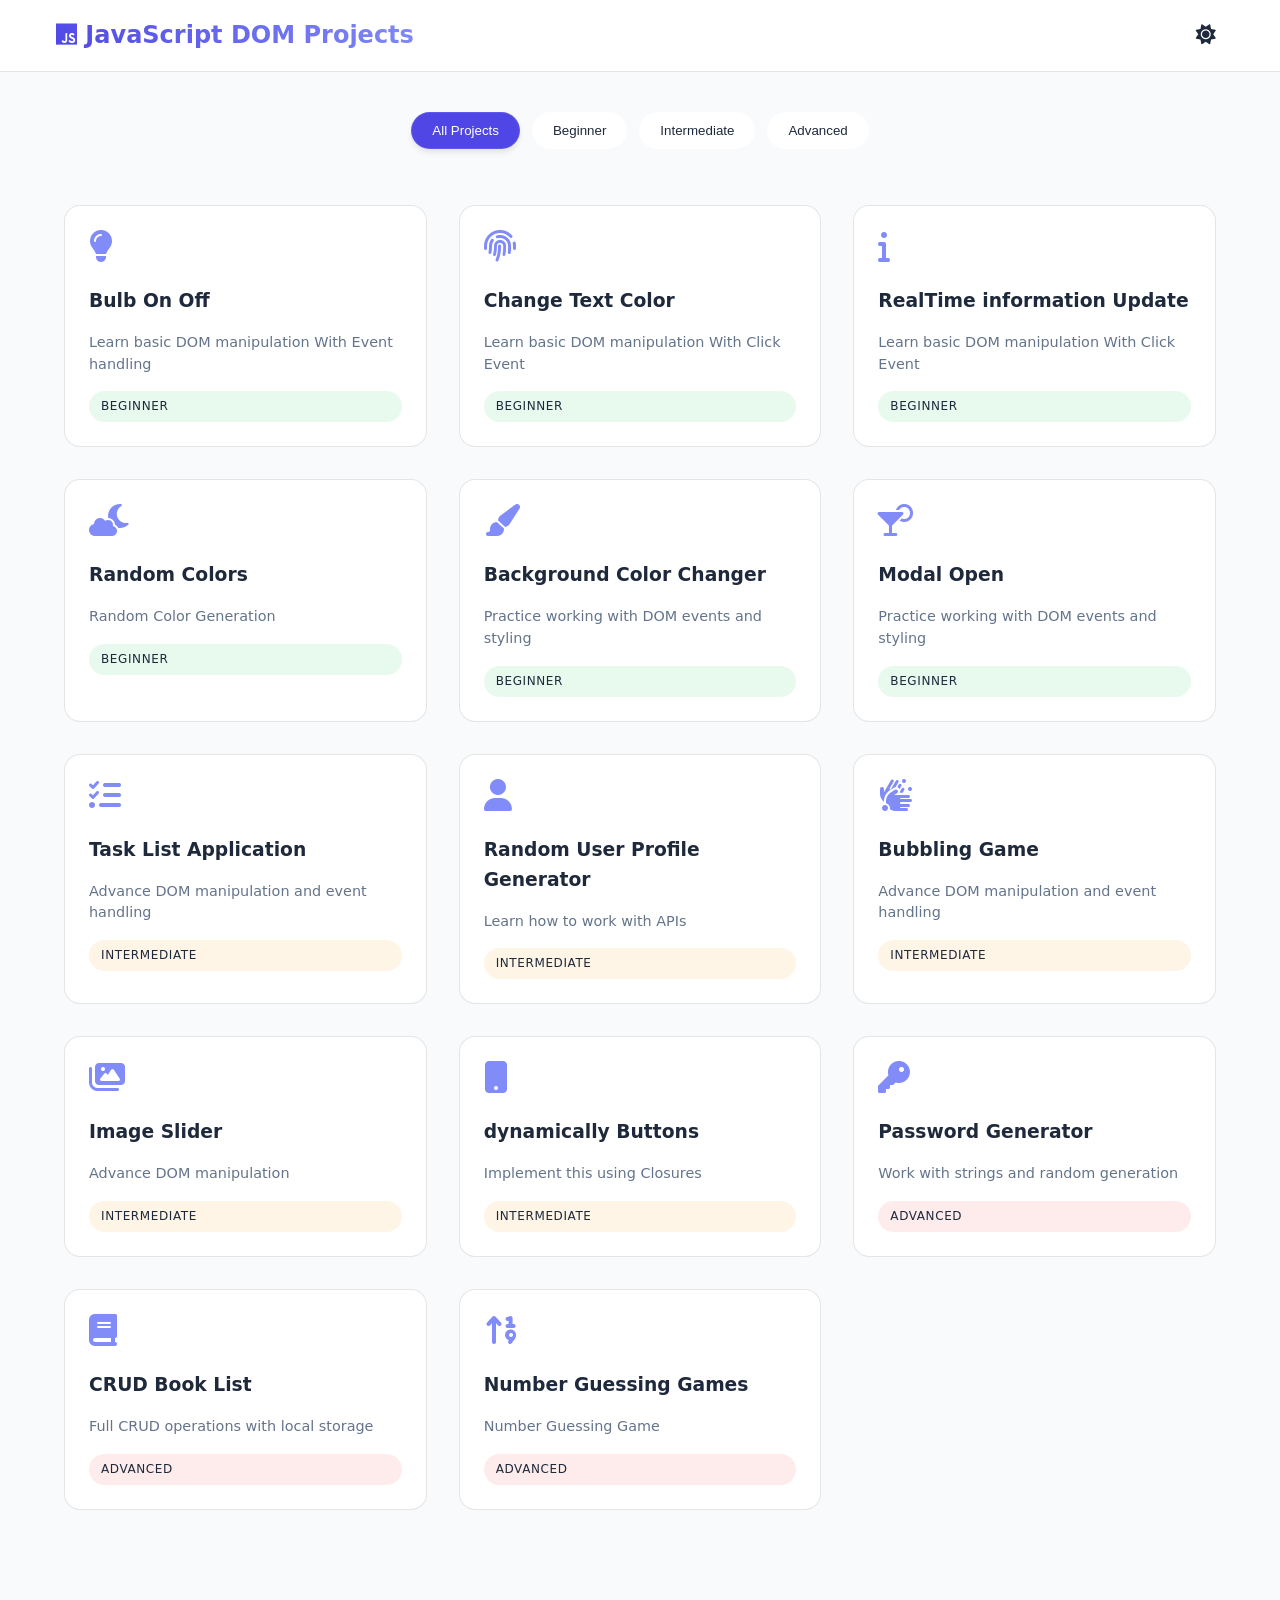
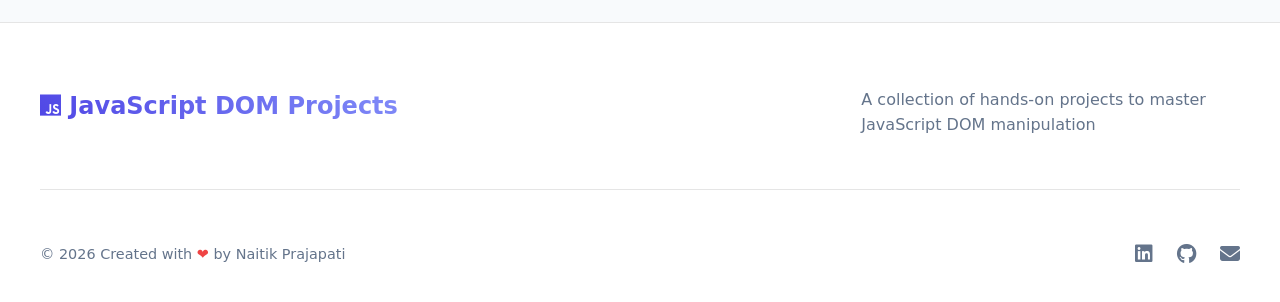
<file: index.html>
<!DOCTYPE html>
<html lang="en">

<head>
  <meta charset="UTF-8" />
  <meta name="viewport" content="width=device-width, initial-scale=1.0" />
  <title>JavaScript DOM Projects | Learn by Building</title>
  <meta name="description" content="Collection of JavaScript DOM manipulation projects from beginner to advanced level">
  <link rel="stylesheet" href="./style.css">
  <!-- Add Font Awesome for icons -->
  <link rel="stylesheet" href="https://cdnjs.cloudflare.com/ajax/libs/font-awesome/6.5.1/css/all.min.css">
</head>

<body>
  <nav class="navbar">
    <div class="nav-content">
      <h1><i class="fab fa-js"></i> JavaScript DOM Projects</h1>
      <div class="nav-controls">
        <button id="theme-toggle" class="theme-toggle" aria-label="Toggle theme">
          <i class="fas fa-sun light-icon"></i>
          <i class="fas fa-moon dark-icon"></i>
        </button>
      </div>
    </div>
  </nav>

  <main class="container">
    <div class="difficulty-tabs">
      <button class="tab active" data-difficulty="all">All Projects</button>
      <button class="tab" data-difficulty="beginner">Beginner</button>
      <button class="tab" data-difficulty="intermediate">Intermediate</button>
      <button class="tab" data-difficulty="advanced">Advanced</button>
    </div>

    <div class="projects-grid">
      <!-- Beginner Projectts -->
      <a class="project-card beginner" href="./challenge-1/index.html">
        <div class="card-content">
          <i class="fas fa-lightbulb project-icon"></i>
          <h3>Bulb On Off</h3>
          <p class="project-description">Learn basic DOM manipulation With Event handling</p>
          <span class="difficulty">Beginner</span>
        </div>
      </a>

      <a class="project-card beginner" href="./challenge-2/index.html">
        <div class="card-content">
          <i class="fas fa-fingerprint project-icon"></i>
          <h3>Change Text Color</h3>
          <p class="project-description">Learn basic DOM manipulation With Click Event</p>
          <span class="difficulty">Beginner</span>
        </div>
      </a>


      <a class="project-card beginner" href="./challenge-3/index.html">
        <div class="card-content">
          <i class="fas fa-info project-icon"></i>
          <h3>RealTime information Update</h3>
          <p class="project-description">Learn basic DOM manipulation With Click Event</p>
          <span class="difficulty">Beginner</span>
        </div>
      </a>

      <a class="project-card beginner" href="./Random Color/index.html">
        <div class="card-content">
          <i class="fas fa-cloud-moon project-icon"></i>
          <h3>Random Colors</h3>
          <p class="project-description">Random Color Generation</p>
          <span class="difficulty">Beginner</span>
        </div>
      </a>
      <a class="project-card beginner" href="./change color/index.html">
        <div class="card-content">
          <i class="fas fa-paint-brush project-icon"></i>
          <h3>Background Color Changer</h3>
          <p class="project-description">Practice working with DOM events and styling</p>
          <span class="difficulty">Beginner</span>
        </div>
      </a>


      <a class="project-card beginner" href="./Modal/index.html">
        <div class="card-content">
          <i class="fas fa-cocktail project-icon"></i>
          <h3>Modal Open</h3>
          <p class="project-description">Practice working with DOM events and styling</p>
          <span class="difficulty">Beginner</span>
        </div>
      </a>

      <a class="project-card intermediate" href="./challenge-4/index.html">
        <div class="card-content">
          <i class="fas fa-tasks project-icon"></i>
          <h3>Task List Application</h3>
          <p class="project-description">Advance DOM manipulation and event handling</p>
          <span class="difficulty">Intermediate</span>
        </div>
      </a>
      <a class="project-card intermediate" href="./Random User Generator/index.html">
        <div class="card-content">
          <i class="fas fa-user project-icon"></i>
          <h3>Random User Profile Generator
          </h3>
            <p class="project-description">Learn how to work with APIs</p>
          <span class="difficulty">Intermediate</span>
        </div>
      </a>
      <a class="project-card intermediate" href="./Bubbling Game/index.html">
        <div class="card-content">
          <i class="fas fa-hands-bubbles project-icon"></i>
          <h3>Bubbling Game</h3>
          <p class="project-description">Advance DOM manipulation and event handling</p>
          <span class="difficulty">Intermediate</span>
        </div>
      </a>
      
      <a class="project-card intermediate" href="./challenge-5/index.html">
        <div class="card-content">
          <i class="fas fa-images project-icon"></i>
          <h3>Image Slider</h3>
          <p class="project-description">Advance DOM manipulation</p>
          <span class="difficulty">Intermediate</span>
        </div>
      </a>
      <a class="project-card intermediate" href="./AddDynamicButtons/">
        <div class="card-content">
          <i class="fas fa-mobile-button project-icon"></i>
          <h3>dynamically Buttons</h3>
            <p class="project-description">Implement this using Closures</p>
          <span class="difficulty">Intermediate</span>
        </div>
      </a>
      <!-- Intermediate Projects -->
      <a class="project-card advanced" href="./Password Generator/index.html">
        <div class="card-content">
          <i class="fas fa-key project-icon"></i>
          <h3>Password Generator</h3>
          <p class="project-description">Work with strings and random generation</p>
          <span class="difficulty">Advanced</span>
        </div>
      </a>

      <!-- Advanced Projects -->
      <a class="project-card advanced" href="./10_CRUD/index.html">
        <div class="card-content">
          <i class="fas fa-book project-icon"></i>
          <h3>CRUD Book List</h3>
          <p class="project-description">Full CRUD operations with local storage</p>
          <span class="difficulty">Advanced</span>
        </div>
      </a>
      <a class="project-card advanced" href="./GuessNumber/index.html">
        <div class="card-content">
          <i class="fas fa-sort-numeric-up project-icon"></i>
          <h3>Number Guessing Games</h3>
          <p class="project-description">Number Guessing Game</p>
          <span class="difficulty">Advanced</span>
        </div>
      </a>

      
    </div>
  </main>

<!-- Replace the existing footer with this improved version -->
<footer class="footer">
  <div class="footer-content">
    <div class="footer-main">
      <div class="footer-branding">
        <h3><i class="fab fa-js"></i> JavaScript DOM Projects</h3>
      </div>
      <div>
        <p class="footer-description">A collection of hands-on projects to master JavaScript DOM manipulation</p>

      </div>
      <!-- <div class="footer-links">
        <h4>Quick Links</h4>
        <ul>
          <li><a href="#" data-difficulty="beginner">Beginner Projects</a></li>
          <li><a href="#" data-difficulty="intermediate">Intermediate Projects</a></li>
          <li><a href="#" data-difficulty="advanced">Advanced Projects</a></li>
        </ul>
      </div> -->
    </div>
    <div class="footer-bottom">
      <p class="copyright">© <span class="year"></span> Created with <span class="heart">❤️</span> by Naitik Prajapati</p>
      <div class="social-links">
        <a href="https://www.linkedin.com/in/naitik-prajapati/" target="_blank" rel="noopener noreferrer" aria-label="LinkedIn Profile">
          <i class="fab fa-linkedin"></i>
        </a>
        <a href="https://github.com/naitikprajapati01" target="_blank" rel="noopener noreferrer" aria-label="GitHub Profile">
          <i class="fab fa-github"></i>
        </a>
        <a href="mailto:naitik@devfluence.in" aria-label="Email Contact">
          <i class="fas fa-envelope"></i>
        </a>
      </div>
    </div>
  </div>
</footer>

  <script src="./script.js"></script>
</body>

</html>
</file>
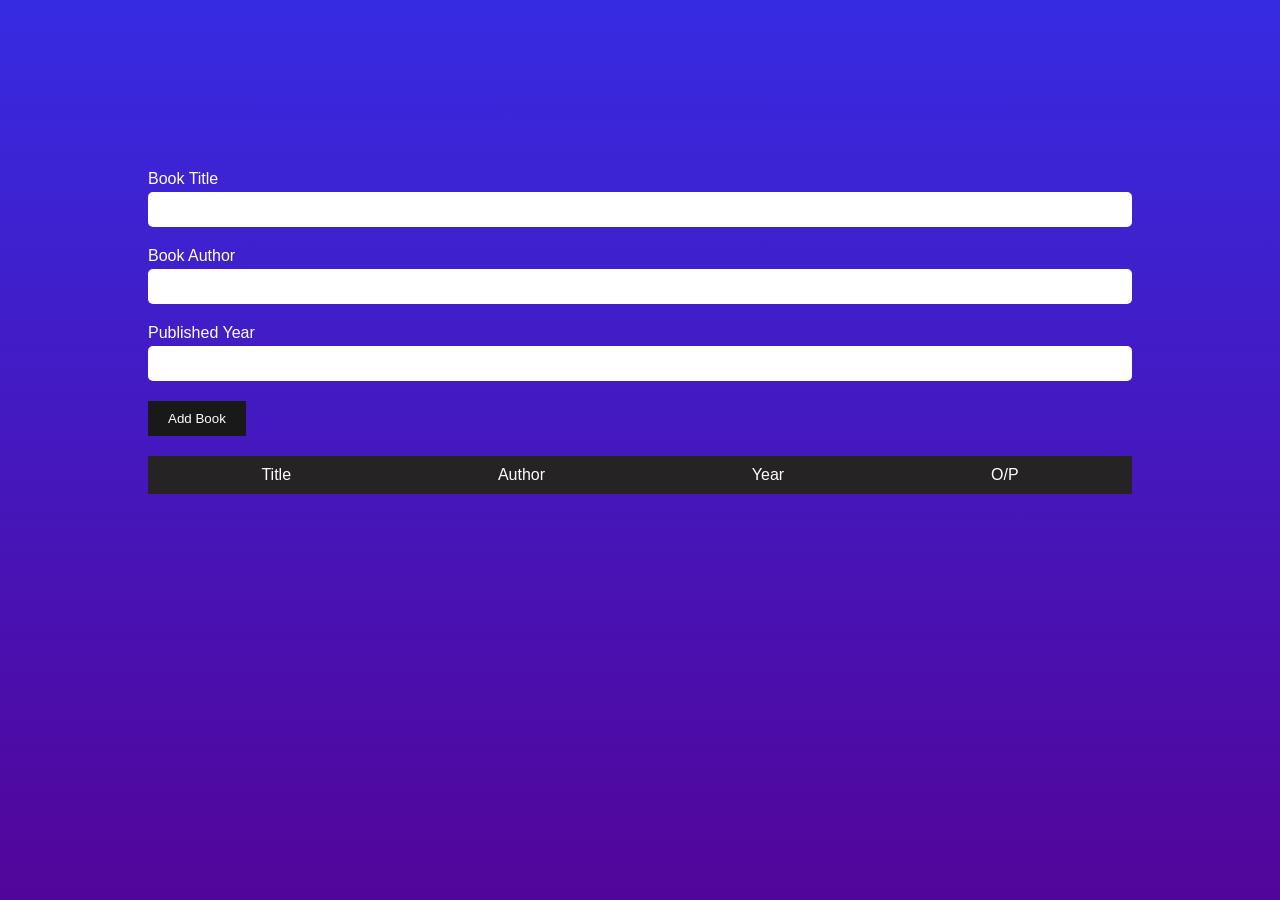
<file: 10_CRUD/index.html>
<html lang="en">

<head>
    <meta charset="UTF-8" />
    <meta http-equiv="X-UA-Compatible" content="IE=edge" />
    <meta name="viewport" content="width=device-width, initial-scale=1.0" />
    <title>BookList App</title>
    <link rel="stylesheet" href="style.css" />
</head>

<body>
    <section class="container">
        <form id="book-form">
            <div>
                <label for="title">Book Title</label>
                <input type="text" id="title" />
            </div>
            <div>
                <label for="author">Book Author</label>
                <input type="text" id="author" />
            </div>
            <div>
                <label for="year">Published Year</label>
                <input type="number" id="year" />
            </div>
            <!-- <div> -->
            <div>
                <button type="submit" class="btn">Add Book</button>
                <!-- <button type="button" class="btn btn-Update  none">Update Book </button> -->
                <!-- </div> -->
                <span class="error  none" style="color: rgb(255, 36, 36);  margin-block:23px; ">Please Fill Details in
                    The Input
                    fields</span>
            </div>
        </form>

        <section class="table">
            <section class="table-section">
                <div>Title</div>
                <div>Author</div>
                <div>Year</div>
                <div>O/P</div>
            </section>

            <section id="book-list">

                </div>

            </section>
        </section>
    </section>

    <script src="./index.js"></script>
</body>

</html>
</file>
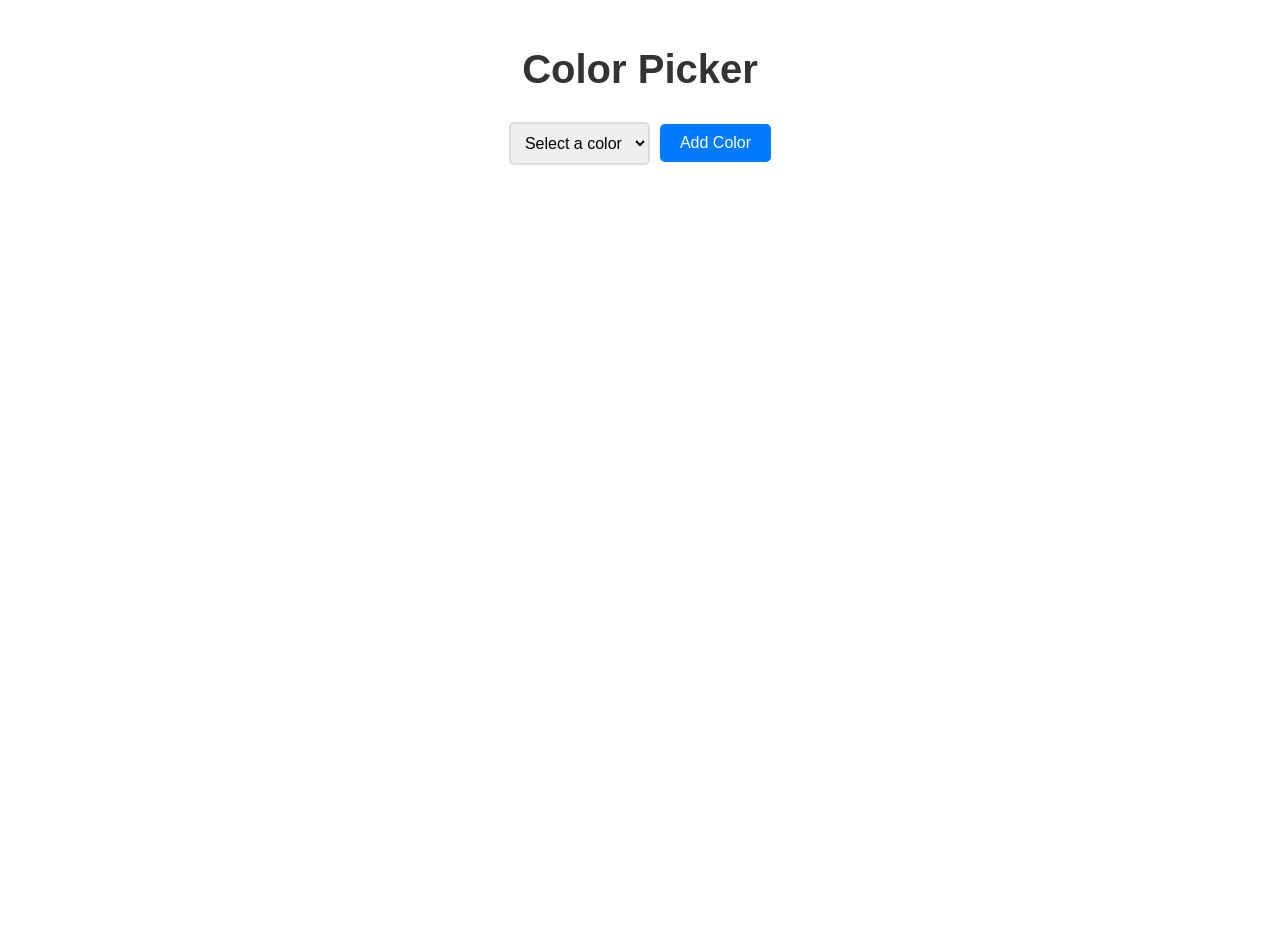
<file: AddDynamicButtons/index.html>
<!DOCTYPE html>
<html lang="en">
<head>
    <meta charset="UTF-8">
    <meta name="viewport" content="width=device-width, initial-scale=1.0">
    <title>Color Picker</title>
    <link rel="stylesheet" href="./style.css">

</head>
<body>
    <div class="container">
        <h1>Color Picker</h1>
        <div class="color-controls">
            <select name="colors" id="colors">
                <option value="" disabled selected>Select a color</option>
                <option value="red">Red</option>
                <option value="green">Green</option>
                <option value="blue">Blue</option>
                <option value="purple">Purple</option>
                <option value="orange">Orange</option>
                <option value="pink">Pink</option>
            </select>
            <button id="Addkero">Add Color</button>
        </div>
        <div id="buttons"></div>
    </div>

    <script src="./app.js"></script>
</body>
</html>
</file>
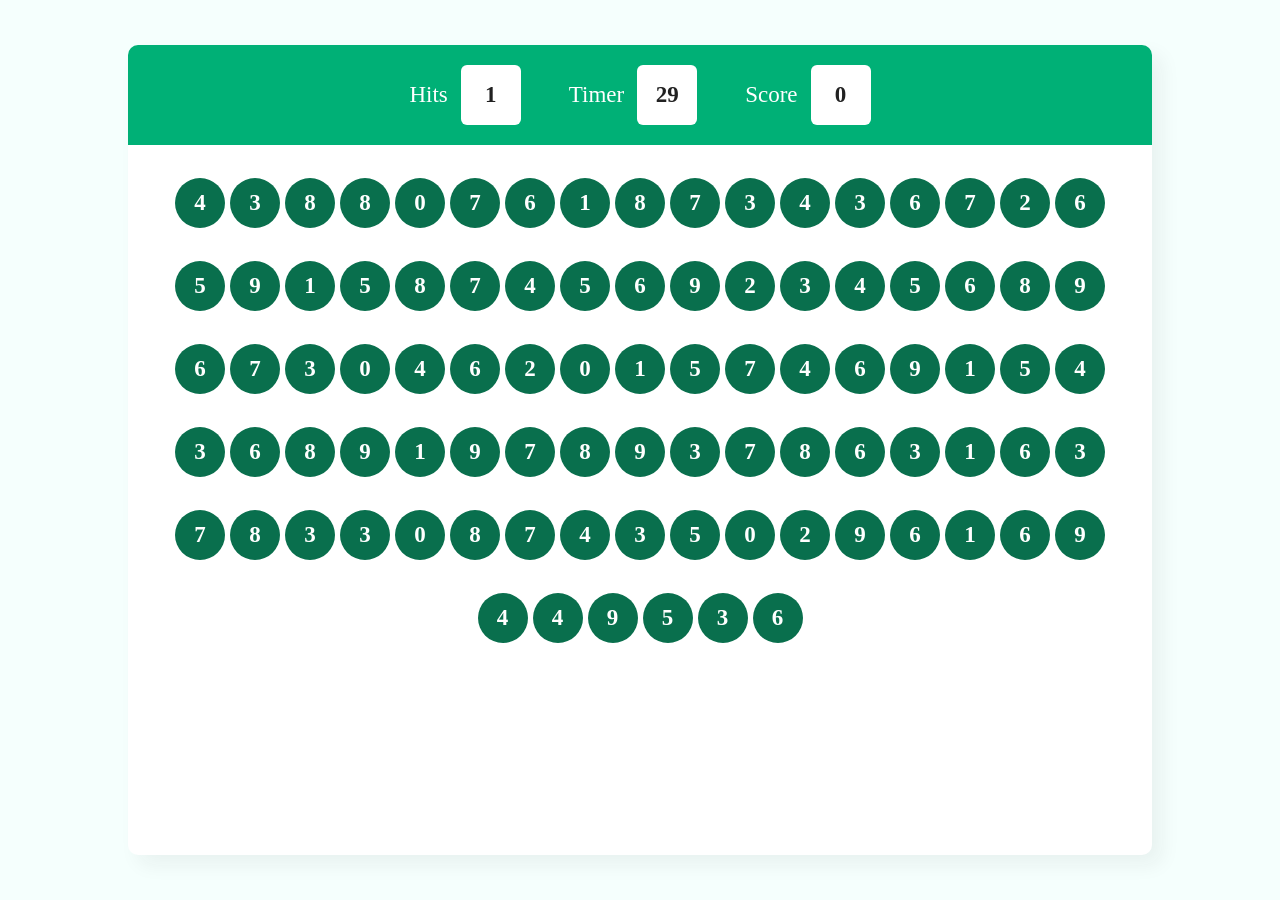
<file: Bubbling Game/index.html>
<!DOCTYPE html>
<html lang="en">
<head>
    <meta charset="UTF-8">
    <meta name="viewport" content="width=device-width, initial-scale=1.0">
    <title>Document</title>
    <link rel="stylesheet" href="style.css">
</head>
<body>
    <div id="main">
        <div id="ptop">
            <div id="boxer">
                <p>Hits</p>
                <p id="box" class="hits">0</p>
            </div>
            <div id="boxer">
                <p>Timer</p>
                <p id="box " class="Timer">5</p>
            </div>
            <div id="boxer">
                <p>Score</p>
                <p id="box" class="score">0</p>
            </div>
           
        </div>

        <div id="bubbles">
            <div class="bubble">
                3
            </div>
        </div>
        <audio id="click-audio" src="./mouse-click.mp3"></audio>
    </div>
    <script src="./index.js"></script>
</body>
</html>
</file>
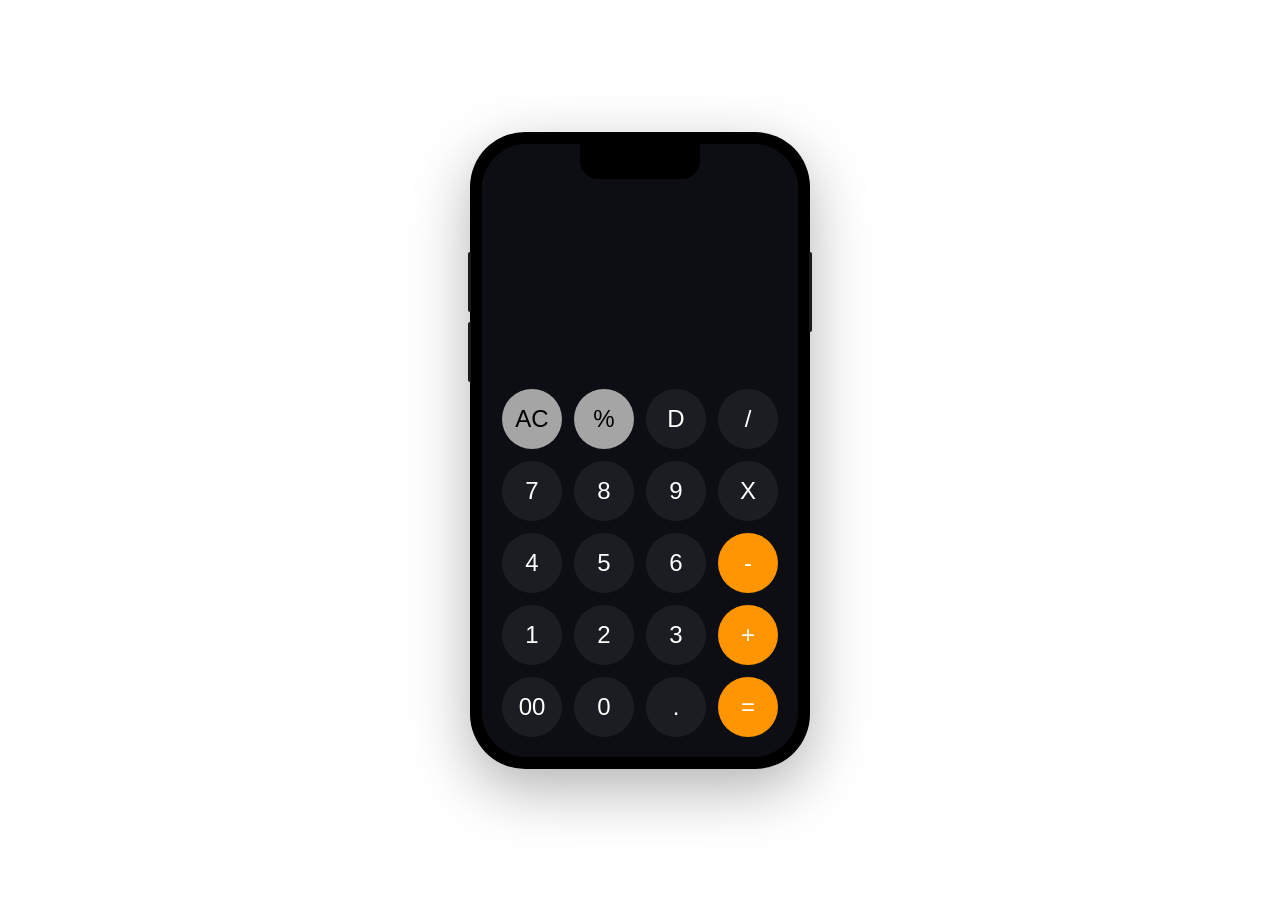
<file: calculator/index.html>
<!DOCTYPE html>
<html lang="en">
<head>
    <meta charset="UTF-8">
    <meta name="viewport" content="width=device-width, initial-scale=1.0">
    <title>Document</title>
    <link rel="stylesheet" href="style.css">
</head>
    <div class="iphone">
        <div class="power-button"></div>
        <div class="volume-up"></div>
        <div class="volume-down"></div>
        <div class="screen">
            <div class="notch-container"></div>
            <div id="calculator-app">
                <div id="input-group">
                    <input type="text" name="inputVal" value="" id="inputVal">
                </div>
                <div class="buttons">
                    <button class="button" value="AC">AC</button>
                    <button class="button" value="%">%</button>
                    <button class="button" value="delete">D</button>
                    <button class="button" value="/">/</button>
                    <button class="button" value="7">7</button>
                    <button class="button" value="8">8</button>
                    <button class="button" value="9">9</button>
                    <button class="button" value="X">X</button>
                    <button class="button" value="4">4</button>
                    <button class="button" value="5">5</button>
                    <button class="button" value="6">6</button>
                    <button class="button" value="-">-</button>
                    <button class="button" value="1">1</button>
                    <button class="button" value="2">2</button>
                    <button class="button" value="3">3</button>
                    <button class="button" value="+">+</button>
                    <button class="button" value="0">00</button>
                    <button class="button" value="0">0</button>
                    <button class="button" value=".">.</button>
                    <button class="button" value="=">=</button>
                </div>
            </div>
        </div>
    </div>

    <script src="./index.js"></script>
</body>
</html>
</file>
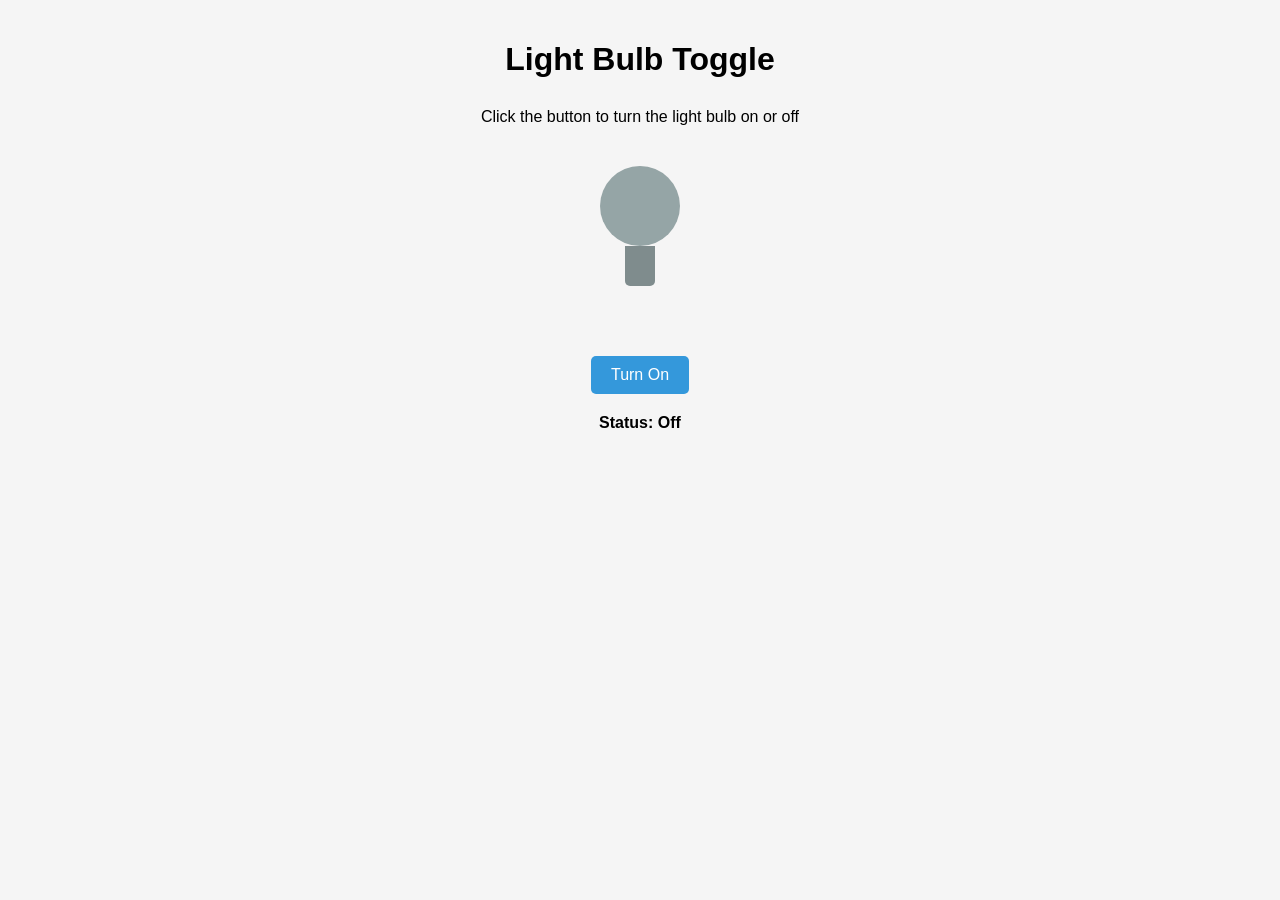
<file: challenge-1/index.html>
<!DOCTYPE html>
<html lang="en">
  <head>
    <meta charset="UTF-8" />
    <meta name="viewport" content="width=device-width, initial-scale=1.0" />
    <title>Light Bulb Toggle</title>
    <link rel="stylesheet" href="styles.css" />
  </head>
  <body id="body">
    <h1>Light Bulb Toggle</h1>
    <p>Click the button to turn the light bulb on or off</p>

    <div class="bulb-container">
      <div id="bulb" class="bulb off"></div>
      <div class="bulb-base"></div>
    </div>

    <button id="toggleButton">Turn On</button>

    <p id="status" class="switch-status">Status: Off</p>

    <script src="app.js"></script>
  </body>
</html>
</file>
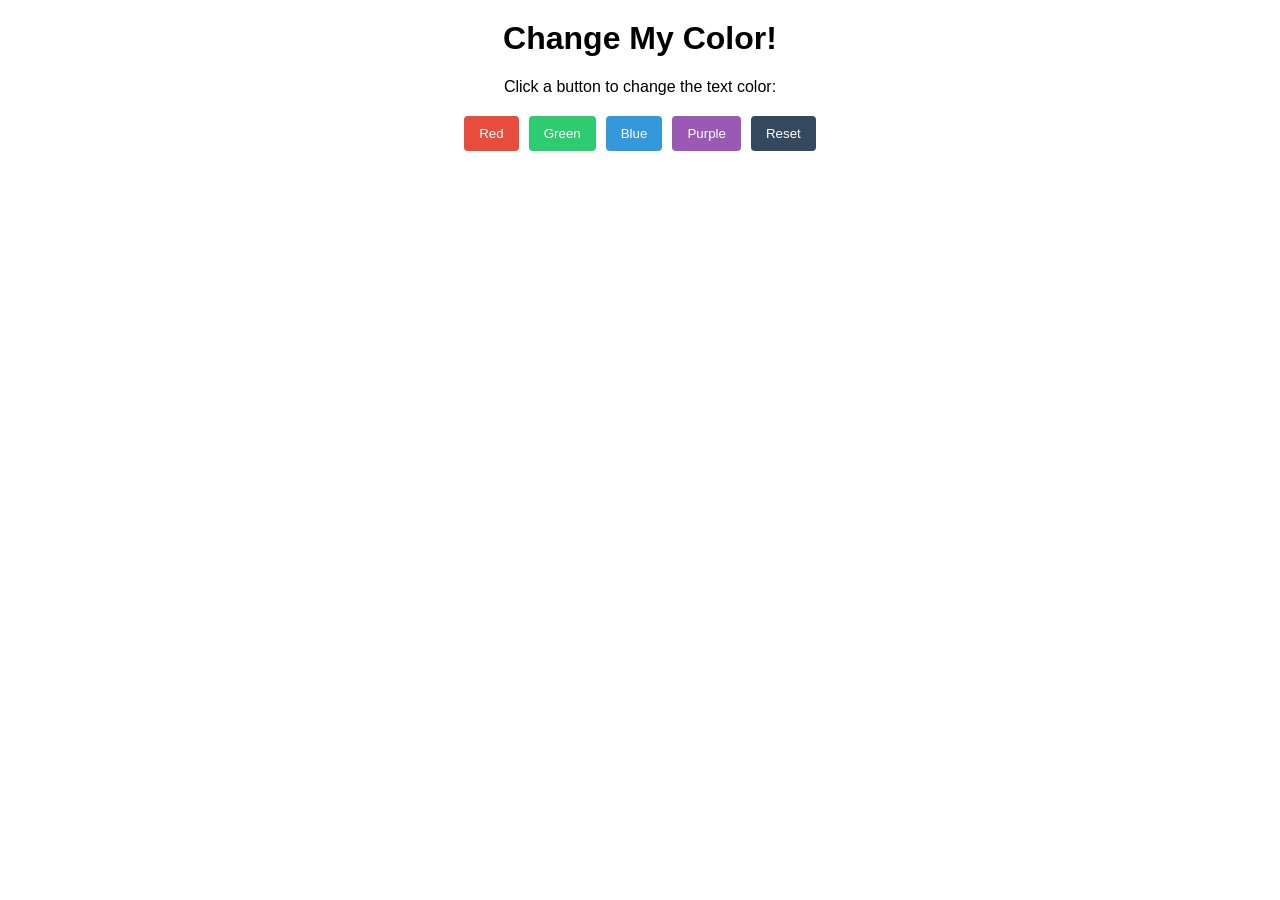
<file: challenge-2/index.html>
<html lang="en">
  <head>
    <meta charset="UTF-8" />
    <meta name="viewport" content="width=device-width, initial-scale=1.0" />
    <title>Change Text Color</title>
    <link rel="stylesheet" href="styles.css" />
  </head>
  <body>
    <h1 id="mainHeading">Change My Color!</h1>
    <p>Click a button to change the text color:</p>

    <div class="color-buttons">
      <button id="redButton">Red</button>
      <button id="greenButton">Green</button>
      <button id="blueButton">Blue</button>
      <button id="purpleButton">Purple</button>
      <button id="resetButton">Reset</button>
    </div>
<script>
  const buttons=document.querySelectorAll(".color-buttons");
  let myheading=document.querySelector("#mainHeading")
  buttons.forEach(value => {
    value.addEventListener("click",function(e) {
      myheading.style.color=e.target.innerHTML
      if (e.target.id==="resetButton") {
      myheading.style.color="#2b2b2b"
      }
    })
  });
</script>
    <!-- <script src="app.js"></script> -->
  </body>
</html>
</file>
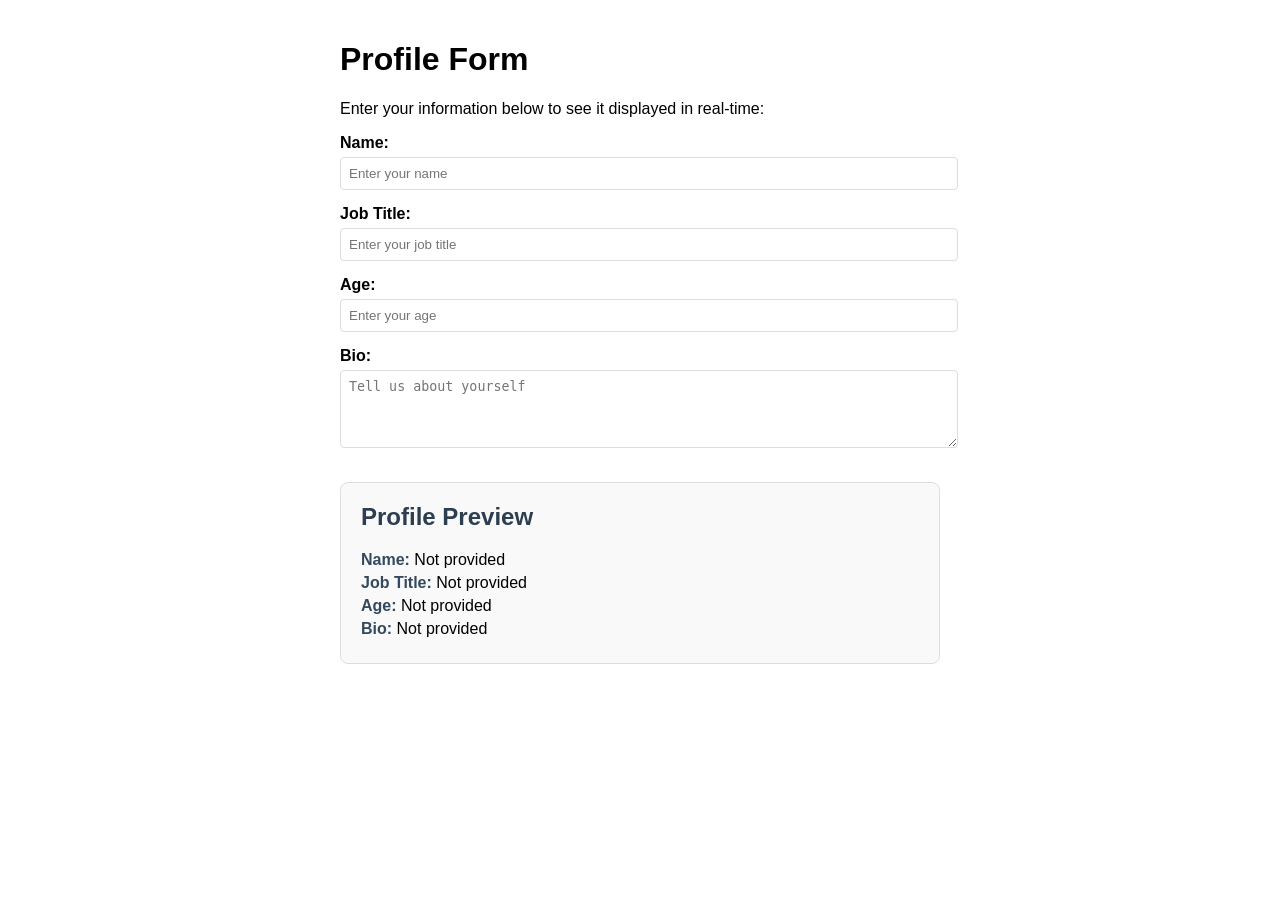
<file: challenge-3/index.html>
<!DOCTYPE html>
<html lang="en">
  <head>
    <meta charset="UTF-8" />
    <meta name="viewport" content="width=device-width, initial-scale=1.0" />
    <title>Real-time Form Input Display</title>
    <link rel="stylesheet" href="styles.css" />
  </head>
  <body>
    <h1>Profile Form</h1>
    <p>Enter your information below to see it displayed in real-time:</p>

    <div class="form-container">
      <div class="form-group">
        <label for="nameInput">Name:</label>
        <input type="text" id="nameInput" placeholder="Enter your name" />
      </div>

      <div class="form-group">
        <label for="jobInput">Job Title:</label>
        <input type="text" id="jobInput" placeholder="Enter your job title" />
      </div>

      <div class="form-group">
        <label for="ageInput">Age:</label>
        <input
          type="number"
          id="ageInput"
          min="18"
          max="120"
          placeholder="Enter your age"
        />
      </div>

      <div class="form-group">
        <label for="bioInput">Bio:</label>
        <textarea
          id="bioInput"
          rows="4"
          placeholder="Tell us about yourself"
        ></textarea>
      </div>
    </div>

    <div class="preview-card">
      <h2>Profile Preview</h2>
      <div class="profile-info">
        <p><strong>Name:</strong> <span id="nameDisplay">Not provided</span></p>
        <p>
          <strong>Job Title:</strong> <span id="jobDisplay">Not provided</span>
        </p>
        <p><strong>Age:</strong> <span id="ageDisplay">Not provided</span></p>
        <p><strong>Bio:</strong> <span id="bioDisplay">Not provided</span></p>
      </div>
    </div>

    <script src="app.js"></script>
  </body>
</html>
</file>
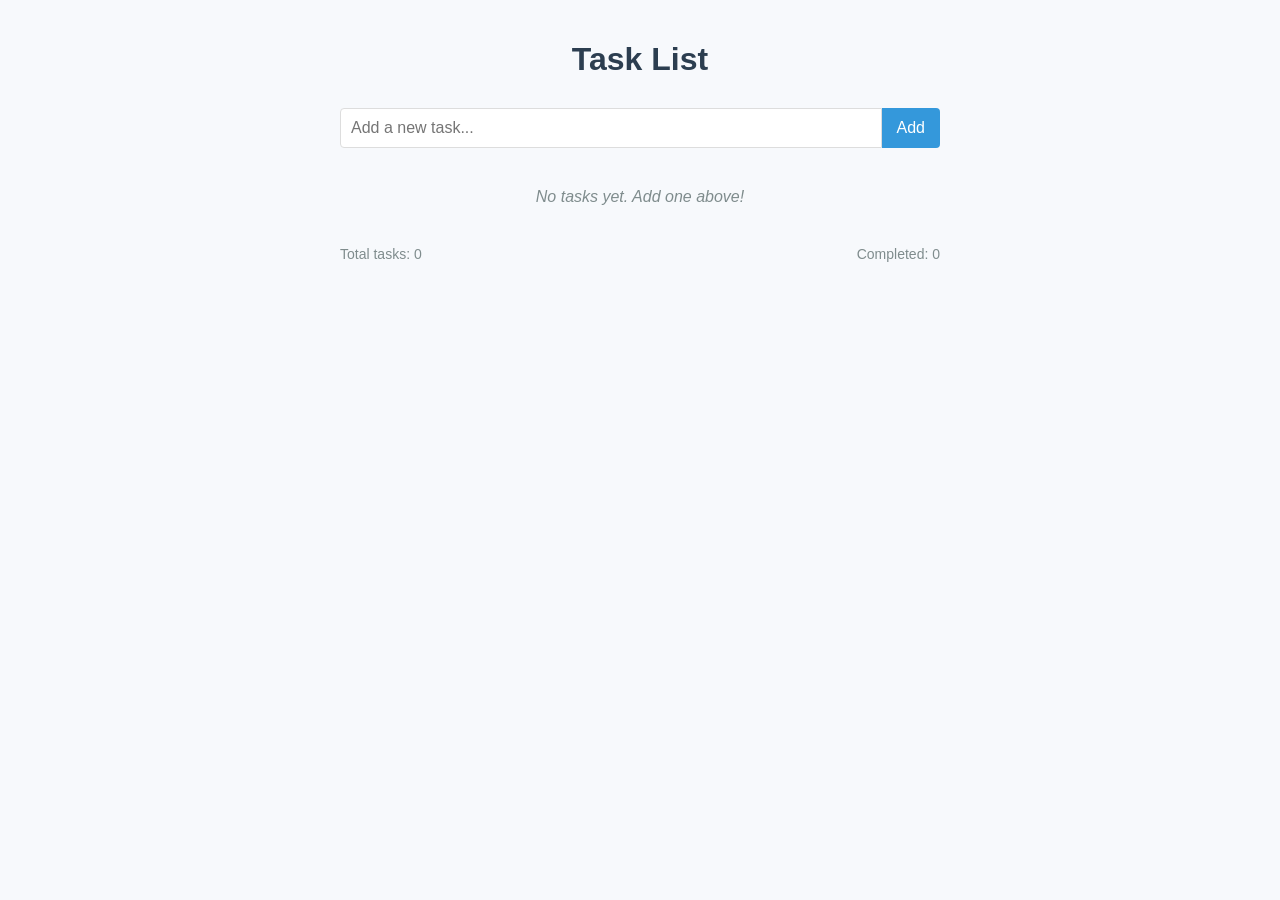
<file: challenge-4/index.html>
<!DOCTYPE html>
<html lang="en">
  <head>
    <meta charset="UTF-8" />
    <meta name="viewport" content="width=device-width, initial-scale=1.0" />
    <title>Task List Application</title>
    <link rel="stylesheet" href="styles.css" />
  </head>
  <body>
    <h1>Task List</h1>

    <div class="task-form">
      <input
        type="text"
        id="taskInput"
        class="task-input"
        placeholder="Add a new task..."
      />
      <button id="addButton" class="add-button">Add</button>
    </div>

    <ul id="taskList" class="task-list">
      <li class="empty-list">No tasks yet. Add one above!</li>
    </ul>

    <div class="task-stats">
      <span id="totalTasks">Total tasks: 0</span>
      <span id="completedTasks">Completed: 0</span>
    </div>
    <script src="./app.js"></script>
  </body>
</html>
</file>
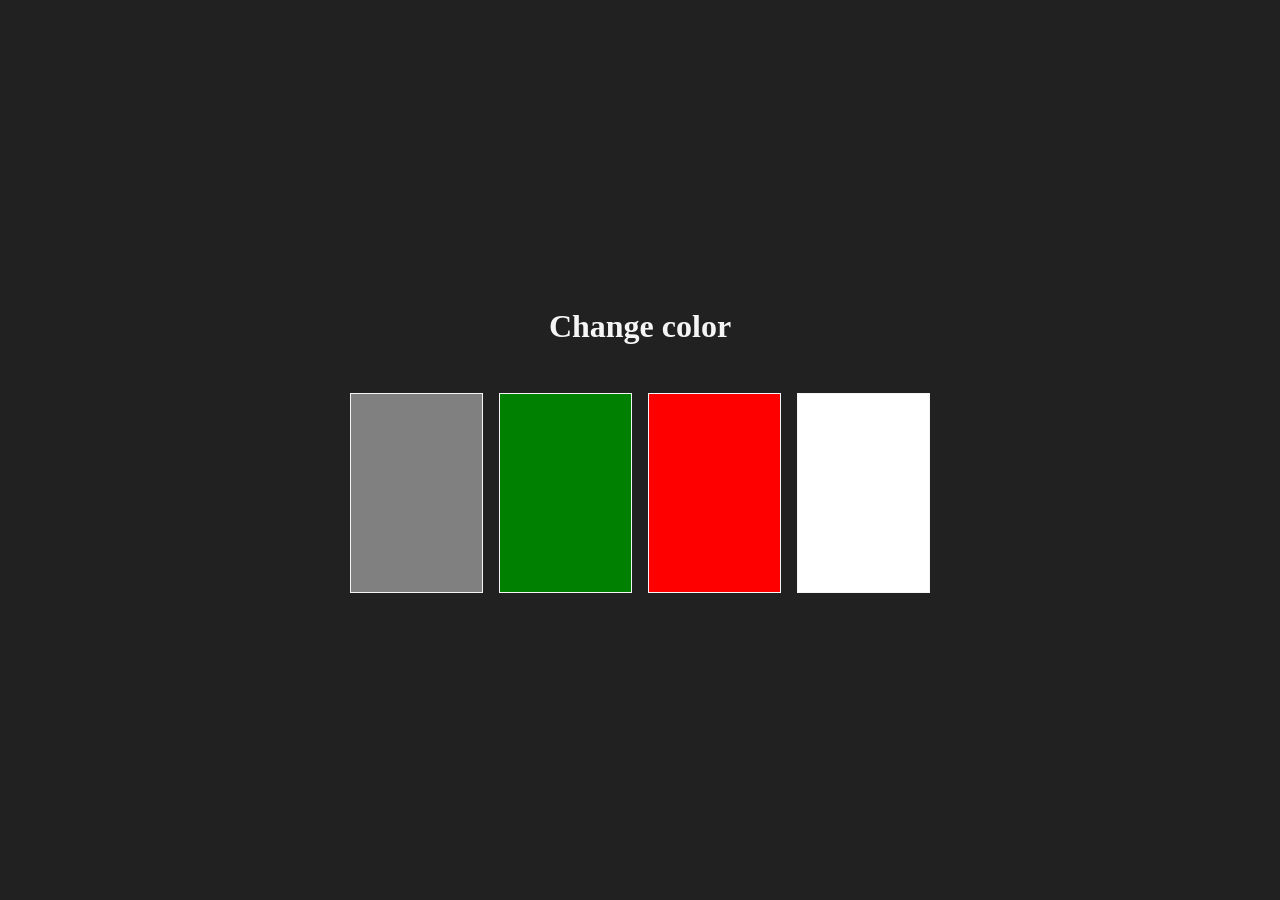
<file: change color/index.html>
<!DOCTYPE html>
<html lang="en">

<head>
    <meta charset="UTF-8">
    <meta name="viewport" content="width=device-width, initial-scale=1.0">
    <title>Change Color</title>
    <style>
        * {
            margin: 0;
            padding: 0;
            box-sizing: border-box;
        }

        body {
            display: flex;
            justify-content: center;
            align-items: center;
            flex-direction: column;
            height: 100vh;
            width: 100%;
            background-color: #212121;
            color: whitesmoke;
            gap: 3rem;
        }

        .main {
            display: flex;
            justify-content: center;
            align-items: center;
            gap: 1rem;
        }

        button {
            height: 200px;
            width: 133px;
            border: 1px solid whitesmoke;
            cursor: pointer;
            transition: 0.3s all ease-in-out;
        }

        button:active {
            scale: 0.75;
        }

        #gray {
            background-color: gray;
        }

        #green {
            background-color: green;
        }

        #red {
            background-color: red;
        }

        #white {
            background-color: white;
        }

        h1 {
            text-align: center;
        }
    </style>
</head>

<body>
    <h1>Change color</h1>

    <div class="main">
        <button id="gray"></button>
        <button id="green"></button>
        <button id="red"></button>
        <button id="white"></button>
    </div>

    <script>
        let body=document.querySelector('body');
        let buttons=document.querySelectorAll('button');

        buttons.forEach(function(button){
            console.log(button);
            button.addEventListener('click', (e)=>{
               body.style.background=e.target.id;
            })
        });




    </script>
</body>

</html>
</file>
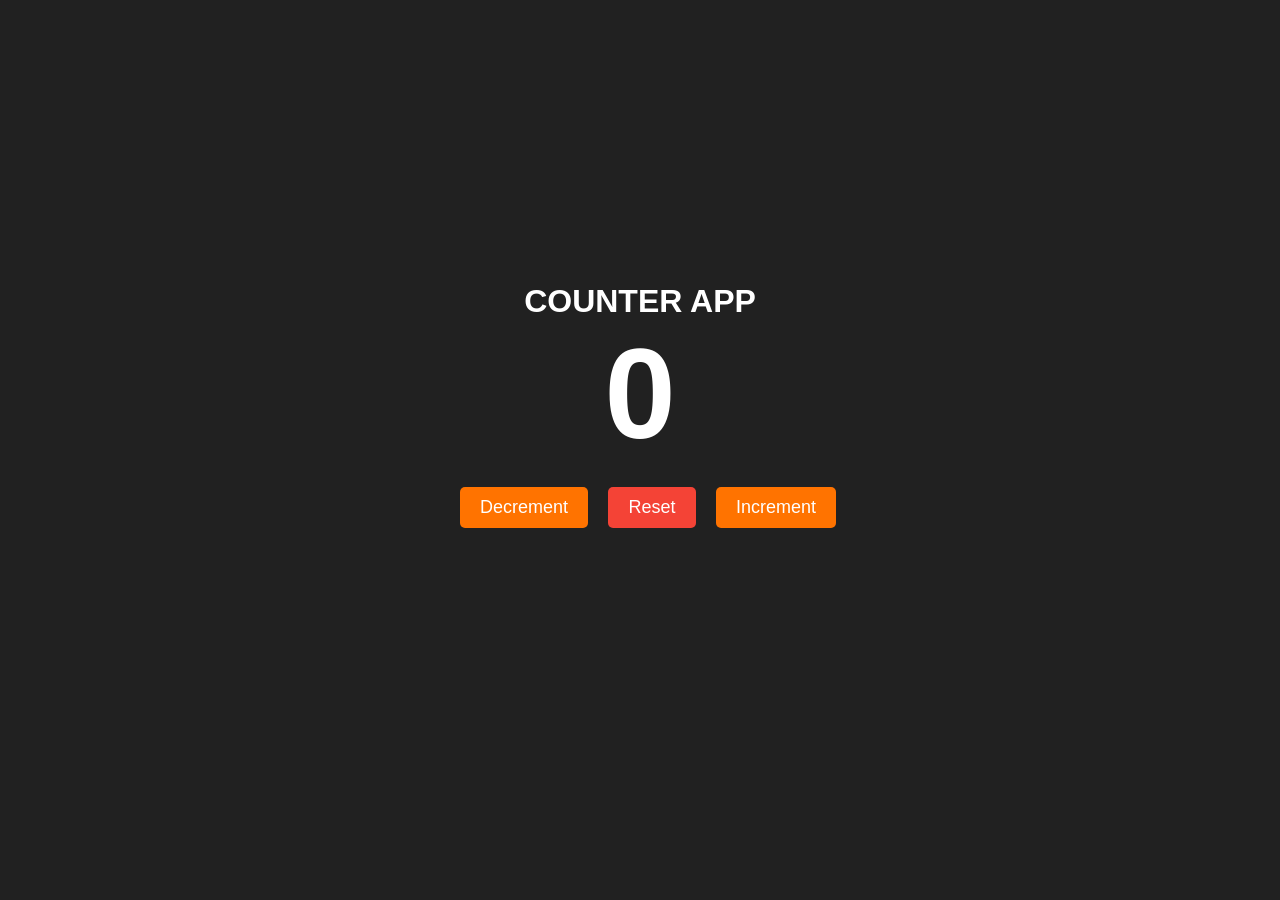
<file: Counter App/index.html>
<!DOCTYPE html>
<html lang="en">

<head>
    <meta charset="UTF-8">
    <meta http-equiv="X-UA-Compatible" content="IE=edge">
    <meta name="viewport" content="width=device-width, initial-scale=1.0">
    <title>Counter App</title>
    <style>
        *{
    box-sizing: border-box;
    margin: 0;
}

body {
    font-family: 'Open Sans', sans-serif;
    font-size: 16px;
    color: #fff !important;
    width: 400px;
    margin: 0 auto;
    display: flex;
    flex-direction: column;
    align-items: center;
    justify-content: center;
    min-height: 90vh;
    background-color: #212121;
}

h1 {
    text-transform: uppercase;
}

.counter-preview {
    font-size: 8rem;
    font-weight: bold;
    color: #fff;
}

button {
    color: #fff;
    border: none;
    padding: 10px 20px;
    border-radius: 5px;
    font-size: 18px;
    cursor: pointer;
    margin-top: 20px;
    margin-left: 1rem;
}

.decrement {
    background-color: #ff7300;
    color: #fff;
    font-weight: 500;
}

.reset {
    background-color: #f44336;
}

.increment {
    background-color: #ff7300;
    color: #fff;
    font-weight: 500;
}
    </style>
</head>

<body>
    <h1>Counter App</h1>

    <p class="counter-preview">0</p>
    <div class="buttons" id="allBtns">
        <button class="decrement" id="decrement">
            Decrement
        </button>
        <button class="reset" id="reset">Reset</button>
        <button class="increment" id="increment">Increment</button>
    </div>

    <script src="./index.js"></script>
</body>

</html>
</file>
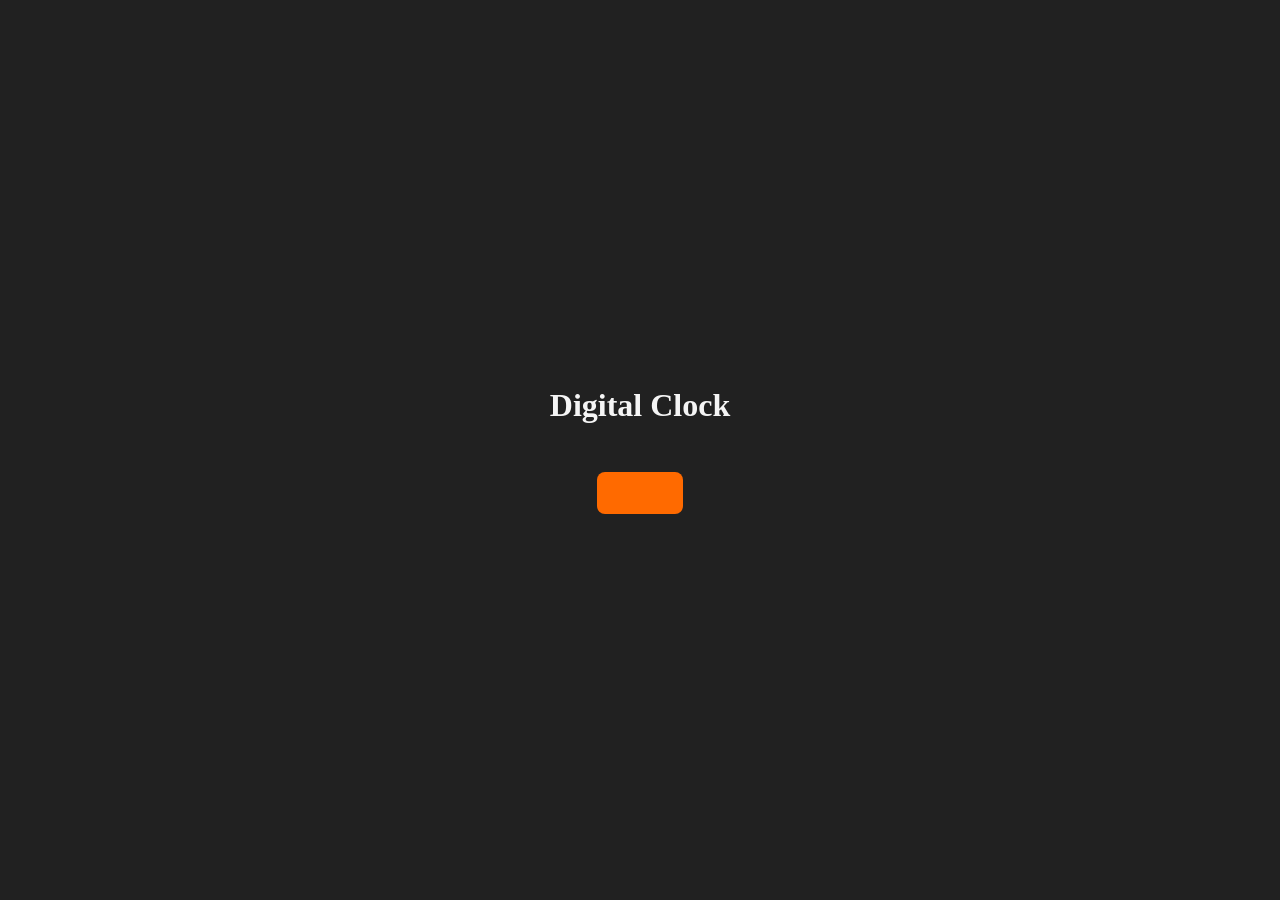
<file: Digital Clock/index.html>
<!DOCTYPE html>
<html lang="en">

<head>
    <meta charset="UTF-8">
    <meta name="viewport" content="width=device-width, initial-scale=1.0">
    <title>Change Color</title>
    <style>
        * {
            margin: 0;
            padding: 0;
            box-sizing: border-box;
        }

        body {
            display: flex;
            justify-content: center;
            align-items: center;
            flex-direction: column;
            height: 100vh;
            width: 100%;
            background-color: #212121;
            color: whitesmoke;
            gap: 3rem;
        }

        .main {
            display: flex;
            justify-content: center;
            align-items: center;
            gap: 1rem;
        }

        #button {
            padding: 21px 43px;
            border-radius: 8px;
            background-color: rgb(255, 106, 0);
            cursor: pointer;
            transition: 0.3s all ease-in-out;
        }
    </style>
</head>

<body>
    <h1>Digital Clock</h1>

    <div class="main">
        <p id="button"></p>
    </div>

    <script>
        const button = document.querySelector('#button');

        setInterval(() => {
            let date = new Date();
            button.innerHTML = date.toLocaleTimeString();
        }, 1000)
    </script>
</body>

</html>
</file>
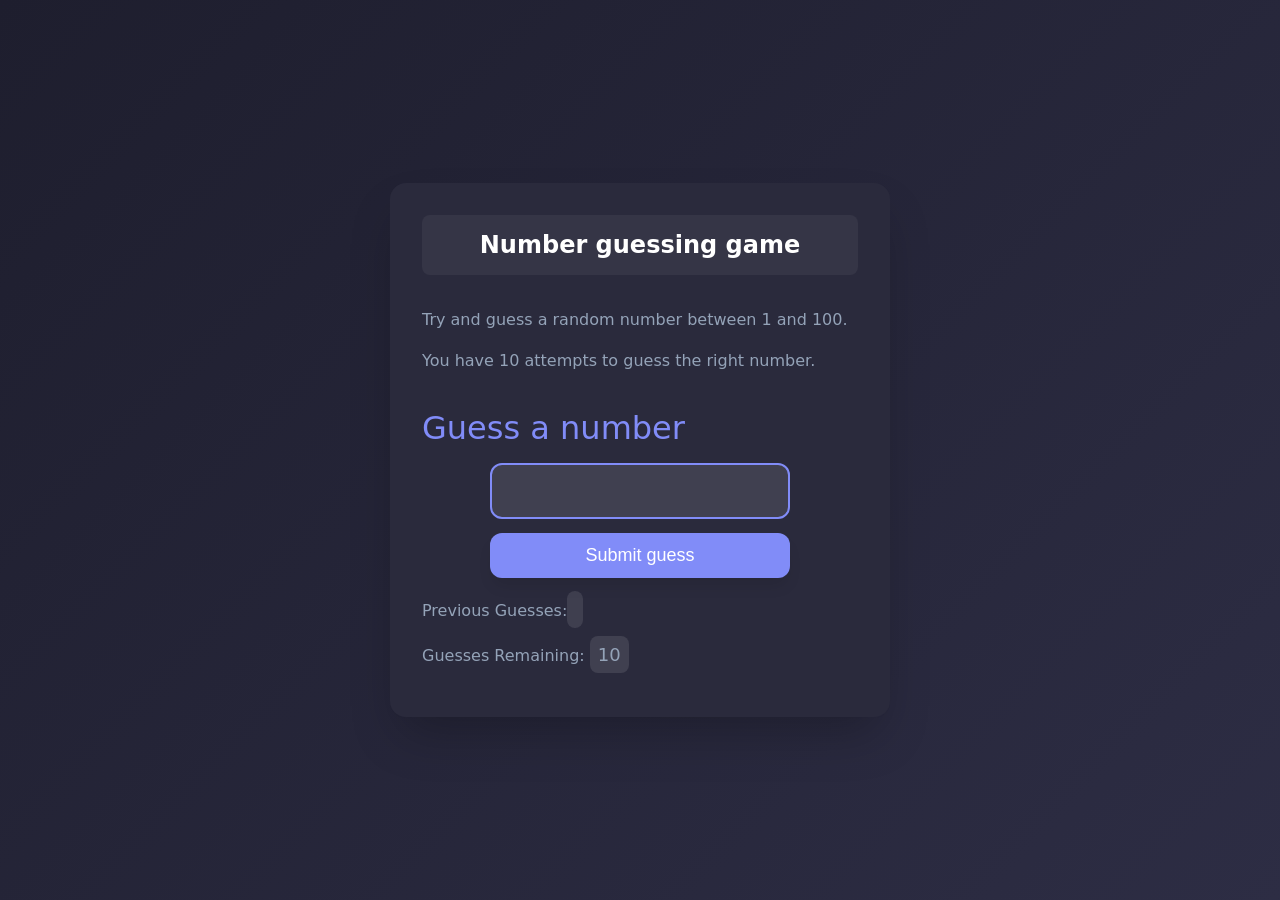
<file: GuessNumber/index.html>
<!DOCTYPE html>
<html lang="en">

<head>
    <meta charset="UTF-8">
    <meta name="viewport" content="width=device-width, initial-scale=1.0">
    <meta http-equiv="X-UA-Compatible" content="ie=edge">
    <title>Number Guessing Game</title>
    <link rel="stylesheet" href="style.css">
    <link rel="stylesheet" href="./styles.css">
</head>

<body style="background-color:#212121; color:#fff;">

    <div id="wrapper">
        <h1>Number guessing game</h1>
        <p>Try and guess a random number between 1 and 100.</p>
        <p>You have 10 attempts to guess the right number.</p>
        </br>
        <form class="form">
            <label for="guessField" id="guess">Guess a number</label>
                <input type="text" id="guessField" class="guessField">
                <input type="submit" id="subt" value="Submit guess" class="guessSubmit">
        </form>

        <div class="resultParas">
            <p>Previous Guesses: <span class="guesses"></span></p>
            <p>Guesses Remaining: <span class="lastResult">10</span></p>
            <p class="lowOrHi"></p>
        </div>
    </div>
    <script src="index.js"></script>
</body>

</html>
</file>
<file: style.css>
:root {
  /* Shared values */
  --shadow-sm: 0 1px 2px 0 rgb(0 0 0 / 0.05);
  --shadow-md: 0 4px 6px -1px rgb(0 0 0 / 0.1);
  --shadow-lg: 0 10px 15px -3px rgb(0 0 0 / 0.1);

  --primary-color: #4f46e5;
  --primary-hover: #4338ca;
  --background-color: #f8fafc;
  --card-background: #ffffff;
  --text-primary: #1e293b;
  --text-active: #fff;
  --text-secondary: #64748b;
  --accent-color: #818cf8;
  --nav-background: rgba(255, 255, 255, 0.98);
  --border-color: rgba(0, 0, 0, 0.1);
}

/* Dark theme */
[data-theme="dark"] {
  --background-color: #0f172a;
  --card-background: #1e293b;
  --text-primary: #f8fafc;
  --text-secondary: #94a3b8;
  --nav-background: rgba(30, 41, 59, 0.98);
  --border-color: rgba(255, 255, 255, 0.1);
}

/* @media (prefers-color-scheme: dark) {
  :root {
    --background-color: #0f172a;
    --card-background: #1e293b;
    --text-primary: #f8fafc;
    --text-secondary: #94a3b8;
    --nav-background: rgba(30, 41, 59, 0.98);
    --border-color: rgba(255, 255, 255, 0.1);
  }
} */
* {
  margin: 0;
  padding: 0;
  box-sizing: border-box;
}

body {
  font-family: "Inter", system-ui, -apple-system, sans-serif;
  background-color: var(--background-color);
  color: var(--text-primary);
  line-height: 1.6;
  min-height: 100vh;
}

/* Navigation */
.navbar {
  background: var(--nav-background);
  backdrop-filter: blur(8px);
  border-bottom: 1px solid var(--border-color);
  padding: 1rem;
  position: fixed;
  top: 0;
  width: 100%;
  z-index: 1000;
}

.nav-content {
  max-width: 1200px;
  margin: 0 auto;
  display: flex;
  justify-content: space-between;
  align-items: center;
  padding: 0 1rem;
}

.nav-content h1 {
  font-size: 1.5rem;
  font-weight: 700;
  background: linear-gradient(45deg, var(--primary-color), var(--accent-color));
  -webkit-background-clip: text;
  -webkit-text-fill-color: transparent;
}

/* Main Container */
.container {
  max-width: 1200px;
  margin: 7rem auto 2rem;
  padding: 0 1.5rem;
}

/* Difficulty Tabs */
.difficulty-tabs {
  display: flex;
  gap: 0.75rem;
  margin-bottom: 2.5rem;
  flex-wrap: wrap;
  justify-content: center;
}

.tab {
  padding: 0.625rem 1.25rem;
  border: 1px solid rgba(255, 255, 255, 0.1);
  background: var(--card-background);
  color: var(--text-primary);
  border-radius: 9999px;
  cursor: pointer;
  transition: all 0.2s ease;
  font-weight: 500;
}

.tab:hover {
  background: var(--primary-color);
  color: var(--text-active);

  transform: translateY(-1px);
}

.tab.active {
  background: var(--primary-color);
  color: var(--text-active);
  box-shadow: var(--shadow-md);
}

/* Projects Grid */
.projects-grid {
  display: grid;
  grid-template-columns: repeat(auto-fill, minmax(320px, 1fr));
  gap: 2rem;
  padding: 1rem 0;
}

.project-card {
  background: var(--card-background);
  border: 1px solid var(--border-color);
  border-radius: 1rem;
  padding: 1.5rem;
  text-decoration: none;
  color: var(--text-primary);
  transition: all 0.3s ease;
  position: relative;
  overflow: hidden;
  animation: fadeIn 0.3s ease-out;
}

.project-card:hover {
  transform: translateY(-4px);
  box-shadow: var(--shadow-lg);
  border-color: var(--primary-color);
}

.card-content {
  display: flex;
  flex-direction: column;
  gap: 1rem;
}

.project-icon {
  font-size: 2rem;
  color: var(--accent-color);
  margin-bottom: 0.5rem;
}

.project-description {
  color: var(--text-secondary);
  font-size: 0.9rem;
  line-height: 1.5;
}

/* Difficulty Badges */
.difficulty {
  display: inline-flex;
  align-items: center;
  padding: 0.375rem 0.75rem;
  border-radius: 9999px;
  font-size: 0.75rem;
  font-weight: 500;
  text-transform: uppercase;
  letter-spacing: 0.05em;
}

.beginner .difficulty {
  background: rgba(34, 197, 94, 0.1);
  color: var(--success-color);
}

.intermediate .difficulty {
  background: rgba(245, 158, 11, 0.1);
  color: var(--warning-color);
}

.advanced .difficulty {
  background: rgba(239, 68, 68, 0.1);
  color: var(--danger-color);
}
/* Add these footer styles to your existing CSS */
.footer {
  background: var(--card-background);
  border-top: 1px solid var(--border-color);
  padding: 4rem 2rem 2rem;
  margin-top: 6rem;
}

.footer-content {
  max-width: 1200px;
  margin: 0 auto;
}

.footer-main {
  display: grid;
  grid-template-columns: 2fr 1fr;
  gap: 4rem;
  margin-bottom: 3rem;
  padding-bottom: 3rem;
  border-bottom: 1px solid var(--border-color);
}

.footer-branding h3 {
  font-size: 1.5rem;
  margin-bottom: 1rem;
  background: linear-gradient(45deg, var(--primary-color), var(--accent-color));
  -webkit-background-clip: text;
  -webkit-text-fill-color: transparent;
  display: inline-block;
}

.footer-description {
  color: var(--text-secondary);
  max-width: 400px;
  line-height: 1.6;
}

.footer-links h4 {
  color: var(--text-primary);
  font-size: 1.1rem;
  margin-bottom: 1.2rem;
}

.footer-links ul {
  list-style: none;
  padding: 0;
}

.footer-links li {
  margin-bottom: 0.8rem;
}

.footer-links a {
  color: var(--text-secondary);
  text-decoration: none;
  transition: color 0.2s ease;
}

.footer-links a:hover {
  color: var(--primary-color);
}

.footer-bottom {
  display: flex;
  justify-content: space-between;
  align-items: center;
  padding-top: 0rem;
}

.copyright {
  color: var(--text-secondary);
  font-size: 0.9rem;
}

.heart {
  display: inline-block;
  color: #ef4444;
  animation: heartbeat 1.5s ease infinite;
}

.social-links {
  display: flex;
  gap: 1.5rem;
}

.social-links a {
  color: var(--text-secondary);
  font-size: 1.25rem;
  transition: all 0.3s ease;
}

.social-links a:hover {
  color: var(--primary-color);
  transform: translateY(-3px);
}

@keyframes heartbeat {
  0%,
  100% {
    transform: scale(1);
  }
  50% {
    transform: scale(1.1);
  }
}

/* Responsive Design */
@media (max-width: 768px) {
  .footer {
    padding: 3rem 1.5rem 1.5rem;
  }

  .footer-main {
    grid-template-columns: 1fr;
    gap: 2rem;
    text-align: center;
  }

  .footer-description {
    margin: 0 auto;
  }

  .footer-bottom {
    flex-direction: column;
    gap: 1.5rem;
    text-align: center;
  }

  .social-links {
    justify-content: center;
  }
}
/* Theme Toggle */
.theme-toggle {
  background: none;
  border: none;
  padding: 0.5rem;
  cursor: pointer;
  color: var(--text-primary);
  font-size: 1.25rem;
  border-radius: 0.5rem;
  transition: all 0.2s ease;
}

.theme-toggle:hover {
  background: var(--border-color);
}

[data-theme="light"] .dark-icon {
  display: none;
}

[data-theme="dark"] .light-icon {
  display: none;
}

/* Responsive Design */
@media (max-width: 768px) {
  .container {
    margin-top: 5rem;
  }

  .nav-content {
    flex-direction: column;
    text-align: center;
    gap: 0.5rem;
  }

  .projects-grid {
    grid-template-columns: 1fr;
  }

  .project-card {
    margin: 0 0.5rem;
  }

  .difficulty-tabs {
    padding: 0 0.5rem;
  }
}

/* Animations */
@keyframes fadeIn {
  from {
    opacity: 0;
    transform: translateY(10px);
  }
  to {
    opacity: 1;
    transform: translateY(0);
  }
}
</file>
<file: 10_CRUD/style.css>
* {
    padding: 0;
    margin: 0;
    box-sizing: border-box;
}

body {
    background-color: #080809;
    background: linear-gradient(rgb(55, 43, 226), rgb(82, 5, 154));
    display: flex;
    flex-direction: column;
    justify-content: center;
    align-items: center;
    height: 100vh;
    font-family: sans-serif;
}

.container {
    width: 80%;
    height: 600px;
    padding: 20px;
    color: white;
    position: relative;
}

input {
    width: 100%;
    padding: 10px;
    margin-top: 4px;
    margin-bottom: 20px;
    outline: none;
    border: none;
    border-radius: 5px;
}

.table {
    background: #252323;
    width: 100%;
}

.table-section {
    display: flex;
    justify-content: space-around;
    padding: 10px;
}

#book-list {
    display: flex;
    flex-direction: column;
    list-style: none;
    overflow: hidden;
    word-wrap: break-word;
    background: #fff;
    color: #000;
}

#book-list>section {
    display: flex;
    align-items: center;
    text-align: center;
    justify-content: space-around;
    border-bottom: 1px solid #ccc;
    padding: 10px;
}

.btn {
    background: #1a1919;
    border: none;
    color: #fff;
    margin-bottom: 20px;
    padding: 10px 20px;
    cursor: pointer;
}

.none {
    display: none;
}
</file>
<file: AddDynamicButtons/style.css>
body {
  font-family: "Segoe UI", Tahoma, Geneva, Verdana, sans-serif;
  margin: 0;
  padding: 20px;
  min-height: 100vh;
  transition: background-color 0.3s ease;
}

.container {
  max-width: 800px;
  margin: 0 auto;
  text-align: center;
}

h1 {
  color: #333;
  margin-bottom: 30px;
  font-size: 2.5rem;
}

.color-controls {
  margin-bottom: 30px;
  display: flex;
  gap: 10px;
  justify-content: center;
  align-items: center;
}

select {
  padding: 10px;
  font-size: 16px;
  border: 2px solid #ddd;
  border-radius: 5px;
  outline: none;
  cursor: pointer;
}

select:focus {
  border-color: #007bff;
}

#Addkero {
  padding: 10px 20px;
  font-size: 16px;
  background-color: #007bff;
  color: white;
  border: none;
  border-radius: 5px;
  cursor: pointer;
  transition: background-color 0.3s ease;
}

#Addkero:hover {
  background-color: #0056b3;
}

#buttons {
  display: flex;
  gap: 10px;
  flex-wrap: wrap;
  justify-content: center;
  padding: 20px;
}

#buttons button {
  padding: 15px 25px;
  font-size: 14px;
  border: none;
  border-radius: 5px;
  cursor: pointer;
  color: white;
  text-transform: uppercase;
  font-weight: bold;
  transition: transform 0.2s ease, box-shadow 0.2s ease;
  box-shadow: 0 2px 5px rgba(0, 0, 0, 0.2);
}

#buttons button:hover {
  transform: translateY(-2px);
  box-shadow: 0 4px 8px rgba(0, 0, 0, 0.3);
}
</file>
<file: Bubbling Game/style.css>
* {
  margin: 0px;
  padding: 0px;
  box-sizing: border-box;
}

html,
body {
  height: 100%;
  width: 100%;
  background: #f5fffd;
  display: flex;
  justify-content: center;
  align-items: center;
}

#main {
  height: 90%;
  width: 80%;
  background: #fff;
  box-shadow: 10px 10px 20px #2121210f;
  border-radius: 10px;
  overflow: hidden;
}
#ptop {
  background-color: rgb(0, 176, 118);
  display: flex;
  justify-content: center;
  align-items: center;
  width: 100%;
  height: 10%;
  gap: 3rem;
  padding: 50px;
}
#boxer {
  display: flex;
  justify-content: center;
  align-items: center;
  color: #fff;
  font-size: 23px;
  gap: 13px;

}
#box,.Timer,.hits,.score {
  color: #212121;
  background-color: #fff;
  height: 50px;
  width: 20px;
  border-radius: 6px;
  display: flex;
  justify-content: center;
  align-items: center;
  font-size: 23px !important;
  font-weight: 700;
  padding: 30px;
}
#bubbles {
  display: flex;
  justify-content: center;
  align-items: start;
  padding: 0px 23px;
  flex-wrap: wrap;
  column-gap: 05px;
  height: max-content;
}
#para-group{
    display:flex;
    justify-content: start;
    align-items:center;
    flex-direction: column;
    gap: 3px;
}
#para-bubble{
    font-size: 33px;
    margin-top: 30%;
    font-weight: bold;
}
.bubble {
  height: 50px;
  width: 50px;
  display: flex;
  justify-content: center;
  align-items: center;
  font-size: 23px;
  font-weight: 600;
  background-color: rgb(9, 111, 77);
  color: #fff;
  padding: 21px;
  border-radius: 100%;
  margin-top: 33px;
  cursor: pointer;
  transition: all 0.5s ease;
}

.bubble:active{
   transform: scale(0.75);
}
</file>
<file: calculator/style.css>
* {
  margin: 0;
  padding: 0;
  box-sizing: border-box;
}

body {
  background-color: #fff;
  height: 100vh;
  width: 100%;
  display: flex;
  justify-content: center;
  align-items: center;
  color: #000;
  font-family: -apple-system, BlinkMacSystemFont, "Segoe UI", Roboto, sans-serif;
}

.iphone {
  position: relative;
  width: 340px;
  height: min-content;
  background: #000;
  border-radius: 55px;
  padding: 12px;
  box-shadow: 0 20px 60px rgba(0, 0, 0, 0.3);
}

.screen {
  background: #fff;
  height: 100%;
  width: 100%;
  border-radius: 45px;
  overflow: hidden;
  position: relative;
}

.notch-container {
  position: absolute;
  top: 0;
  left: 50%;
  transform: translateX(-50%);
  width: 120px;
  height: 35px;
  background: #000;
  border-bottom-left-radius: 18px;
  border-bottom-right-radius: 18px;
  z-index: 1000;
}

#calculator-app {
  background-color: #0d0e13;
  height: 100%;
  display: flex;
  flex-direction: column;
}

#input-group {
  flex: 1;
  padding: 100px 23px 50px;
  color: #fff;
  display: flex;
  flex-direction: column;
  justify-content: flex-end;
  align-items: flex-end;
  background-color: #0d0e13;
}

#inputVal {
  background-color: transparent;
  width: 100%;
  text-align: right;
  outline: none;
  border: none;
  color: #fff;
  font-size: 48px;
  font-weight: 300;
  transition: font-size 0.2s ease;
  padding: 10px 0;
}

#inputVal.error {
  font-size: 23px;
  color: #ff3b30;
  word-wrap: break-word;
}

.buttons {
  display: grid;
  grid-template-columns: repeat(4, 1fr);
  gap: 12px;
  padding: 20px;
  background-color: #0d0e13;
}

.button {
  background-color: #1a1d22;
  border: none;
  color: #fff;
  padding: 0;
  border-radius: 50%;
  font-size: 24px;
  font-weight: 400;
  aspect-ratio: 1;
  transition: all 0.2s ease;
  cursor: pointer;
  display: flex;
  align-items: center;
  justify-content: center;
}

.button:active {
  background-color: #2c3038;
  transform: scale(0.95);
}

.button[value="="] {
  background-color: #ff9500;
}

.button[value="="]:active {
  background-color: #ffaa33;
}

/* Operator buttons */
.button[value="+"],
.button[value="-"],
.button[value="×"],
.button[value="÷"] {
  background-color: #ff9500;
  color: #fff;
}

/* Clear and other function buttons */
.button[value="AC"],
.button[value="+/-"],
.button[value="%"] {
  background-color: #a5a5a5;
  color: #000;
}

.power-button {
  position: absolute;
  right: -2px;
  top: 120px;
  width: 3px;
  height: 80px;
  background: #1a1a1a;
  border-top-right-radius: 2px;
  border-bottom-right-radius: 2px;
}

.volume-up,
.volume-down {
  position: absolute;
  left: -2px;
  width: 3px;
  height: 60px;
  background: #1a1a1a;
  border-top-left-radius: 2px;
  border-bottom-left-radius: 2px;
}

.volume-up {
  top: 120px;
}

.volume-down {
  top: 190px;
}
</file>
<file: challenge-1/styles.css>
body {
  font-family: Arial, sans-serif;
  max-width: 600px;
  margin: 0 auto;
  padding: 20px;
  text-align: center;
  background-color: #f5f5f5;
  transition: background-color 0.3s ease;
}

.dark-mode {
  background-color: #333;
  color: white;
}

h1 {
  margin-bottom: 30px;
}

.bulb-container {
  margin: 40px auto;
  position: relative;
  width: 100px;
  height: 150px;
}

.bulb {
  width: 80px;
  height: 80px;
  background-color: #f1c40f;
  border-radius: 50%;
  position: absolute;
  top: 0;
  left: 50%;
  transform: translateX(-50%);
  box-shadow: 0 0 50px rgba(241, 196, 15, 0.5);
  transition: all 0.3s ease;
}

.bulb.off {
  background-color: #95a5a6;
  box-shadow: none;
}

.bulb-base {
  width: 30px;
  height: 40px;
  background-color: #7f8c8d;
  position: absolute;
  top: 80px;
  left: 50%;
  transform: translateX(-50%);
  border-radius: 0 0 5px 5px;
}

button {
  padding: 10px 20px;
  background-color: #3498db;
  color: white;
  border: none;
  border-radius: 5px;
  cursor: pointer;
  font-size: 16px;
  transition: background-color 0.3s;
}

button:hover {
  background-color: #2980b9;
}

.switch-status {
  margin-top: 20px;
  font-weight: bold;
}
</file>
<file: challenge-2/styles.css>
body {
  font-family: Arial, sans-serif;
  max-width: 600px;
  margin: 0 auto;
  padding: 20px;
  text-align: center;
}
h1 {
  transition: color 0.3s ease;
}
.color-buttons {
  display: flex;
  justify-content: center;
  gap: 10px;
  margin: 20px 0;
}
button {
  padding: 10px 15px;
  border: none;
  border-radius: 4px;
  cursor: pointer;
  color: white;
}
#redButton {
  background-color: #e74c3c;
}
#greenButton {
  background-color: #2ecc71;
}
#blueButton {
  background-color: #3498db;
}
#purpleButton {
  background-color: #9b59b6;
}
#resetButton {
  background-color: #34495e;
}
</file>
<file: challenge-3/styles.css>
body {
  font-family: Arial, sans-serif;
  max-width: 600px;
  margin: 0 auto;
  padding: 20px;
}
.form-group {
  margin-bottom: 15px;
}
label {
  display: block;
  margin-bottom: 5px;
  font-weight: bold;
}
input,
textarea,
select {
  width: 100%;
  padding: 8px;
  border: 1px solid #ddd;
  border-radius: 4px;
}
.preview-card {
  margin-top: 30px;
  border: 1px solid #ddd;
  border-radius: 8px;
  padding: 20px;
  background-color: #f9f9f9;
}
h2 {
  margin-top: 0;
  color: #2c3e50;
}
.profile-info p {
  margin: 5px 0;
}
.profile-info strong {
  color: #34495e;
}
</file>
<file: challenge-4/styles.css>
body {
  font-family: 'Segoe UI', Tahoma, Geneva, Verdana, sans-serif;
  max-width: 600px;
  margin: 0 auto;
  padding: 20px;
  background-color: #f7f9fc;
}

h1 {
  color: #2c3e50;
  text-align: center;
  margin-bottom: 30px;
}

.task-form {
  display: flex;
  margin-bottom: 20px;
}

.task-input {
  flex: 1;
  padding: 10px;
  font-size: 16px;
  border: 1px solid #ddd;
  border-radius: 4px 0 0 4px;
}

.add-button {
  padding: 10px 15px;
  background-color: #3498db;
  color: white;
  border: none;
  border-radius: 0 4px 4px 0;
  cursor: pointer;
  font-size: 16px;
}

.add-button:hover {
  background-color: #2980b9;
}

.task-list {
  list-style: none;
  padding: 0;
}

.task-item {
  display: flex;
  align-items: center;
  padding: 12px 15px;
  background-color: white;
  border-radius: 4px;
  margin-bottom: 10px;
  box-shadow: 0 2px 5px rgba(0, 0, 0, 0.1);
  animation: fadeIn 0.3s ease;
}

@keyframes fadeIn {
  from {
    opacity: 0;
    transform: translateY(-10px);
  }
  to {
    opacity: 1;
    transform: translateY(0);
  }
}

.task-text {
  flex: 1;
  margin-left: 10px;
}

.complete-checkbox {
  width: 18px;
  height: 18px;
  cursor: pointer;
}

.task-item.completed .task-text {
  text-decoration: line-through;
  color: #95a5a6;
}

.delete-button {
  background-color: #e74c3c;
  color: white;
  border: none;
  border-radius: 4px;
  padding: 5px 10px;
  cursor: pointer;
  font-size: 14px;
  opacity: 0.8;
  transition: opacity 0.2s;
}

.delete-button:hover {
  opacity: 1;
}

.empty-list {
  text-align: center;
  color: #7f8c8d;
  font-style: italic;
  padding: 20px;
}

.task-stats {
  display: flex;
  justify-content: space-between;
  margin-top: 20px;
  color: #7f8c8d;
  font-size: 14px;
}
</file>
<file: GuessNumber/style.css>
:root {
  --primary-color: #4f46e5;
  --background-color: #1e1e2e;
  --card-background: #2a2a3c;
  --text-primary: #ffffff;
  --text-secondary: #94a3b8;
  --accent-color: #818cf8;
  --success-color: #22c55e;
  --error-color: #ef4444;
}

* {
  margin: 0;
  padding: 0;
  box-sizing: border-box;
}

html {
  font-family: "Inter", system-ui, -apple-system, sans-serif;
}

body {
  width: 100%;
  min-height: 100vh;
  margin: 0;
  background: linear-gradient(135deg, var(--background-color), #2d2d44);
  display: flex;
  justify-content: center;
  align-items: center;
  color: var(--text-primary);
}

#wrapper {
  width: 90%;
  max-width: 500px;
  background: var(--card-background);
  padding: 2rem;
  border-radius: 1rem;
  box-shadow: 0 25px 50px -12px rgba(0, 0, 0, 0.25);
  backdrop-filter: blur(10px);
}

h1 {
  font-size: 2rem;
  color: var(--text-primary);
  text-align: center;
  margin-bottom: 2rem;
  padding: 1rem;
  background: rgba(255, 255, 255, 0.05);
  border-radius: 0.5rem;
}

#guess {
  font-size: 2rem;
  margin: auto;
  margin: 2rem 0;
  color: var(--accent-color);
  text-align: center;
}

#guessField {
  width: 100%;
  max-width: 300px;
  height: 3.5rem;
  font-size: 1.5rem;
  text-align: center;
  background: rgba(255, 255, 255, 0.1);
  border: 2px solid var(--accent-color);
  border-radius: 0.75rem;
  color: var(--text-primary);
  margin: 1rem auto;
  display: block;
  transition: all 0.3s ease;
}

#guessField:focus {
  outline: none;
  box-shadow: 0 0 0 3px rgba(129, 140, 248, 0.3);
}
input[type="submit"],
button,
.button {
  background: var(--primary-color);
  color: var(--text-primary);
  border: none;
  border-radius: 0.75rem;
  font-size: 1.125rem;
  font-weight: 500;
  padding: 0.75rem 1.5rem;
  cursor: pointer;
  transition: all 0.3s ease;
  width: 100%;
  max-width: 300px;
  margin: 1rem auto;
  display: block;
}
input[type="submit"],
button:hover,
.button:hover {
  transform: translateY(-2px);
  background: var(--accent-color);
  box-shadow: 0 10px 15px -3px rgba(0, 0, 0, 0.1);
}

.guesses,
.lastResult {
  background: rgba(255, 255, 255, 0.1);
  padding: 0.5rem;
  border-radius: 0.5rem;
  margin: 1rem 0;
  font-size: 1.125rem;
  text-align: center;
}

.lastResult.success {
  background: rgba(34, 197, 94, 0.2);
  color: var(--success-color);
}

.lastResult.error {
  background: rgba(239, 68, 68, 0.2);
  color: var(--error-color);
}

p {
  font-size: 1rem;
  line-height: 1.6;
  color: var(--text-secondary);
  margin: 1rem 0;
}

/* Animations */
@keyframes fadeIn {
  from {
    opacity: 0;
    transform: translateY(10px);
  }
  to {
    opacity: 1;
    transform: translateY(0);
  }
}

#wrapper {
  animation: fadeIn 0.5s ease-out;
}

/* Responsive Design */
@media (max-width: 768px) {
  #wrapper {
    width: 95%;
    padding: 1.5rem;
  }

  h1 {
    font-size: 1.75rem;
  }

  #guess {
    font-size: 2rem;
  }

  #guessField {
    font-size: 1.25rem;
    height: 3rem;
  }

  button,
  .button {
    font-size: 1rem;
    padding: 0.625rem 1.25rem;
  }
}
</file>
<file: GuessNumber/styles.css>
* {
  box-sizing: border-box;
}

body {
  margin: 0;
  font-family: system-ui, sans-serif;
  color: black;
  background-color: white;
}

nav {
  display: flex;
  flex-wrap: wrap;
  align-items: center;
  justify-content: center;
  padding: 0.5rem;
  gap: 0.5rem;
  border-bottom: solid 1px #aaa;
  background-color: #eee;
}

nav a {
  display: inline-block;
  min-width: 9rem;
  padding: 0.5rem;
  border-radius: 0.2rem;
  border: solid 1px rgb(22, 22, 22);
  text-align: center;
  text-decoration: none;
  color: #1b1b1b;
}

nav a[aria-current='page'] {
  color: #000;
  background-color: #d4d4d4;
}

main {
  padding: 1rem;
}

h1 {
  font-weight: bold;
  font-size: 1.5rem;
}

.projects {
  display: flex;
  flex-direction: column;
}

.project-link {
  background-color: #fff;
  padding: 10px 30px;
  border-radius: 8px;
  color: #212121;
  text-decoration: none;
  border: 2px solid #212121;
  margin-top: 5px;
}
</file>
